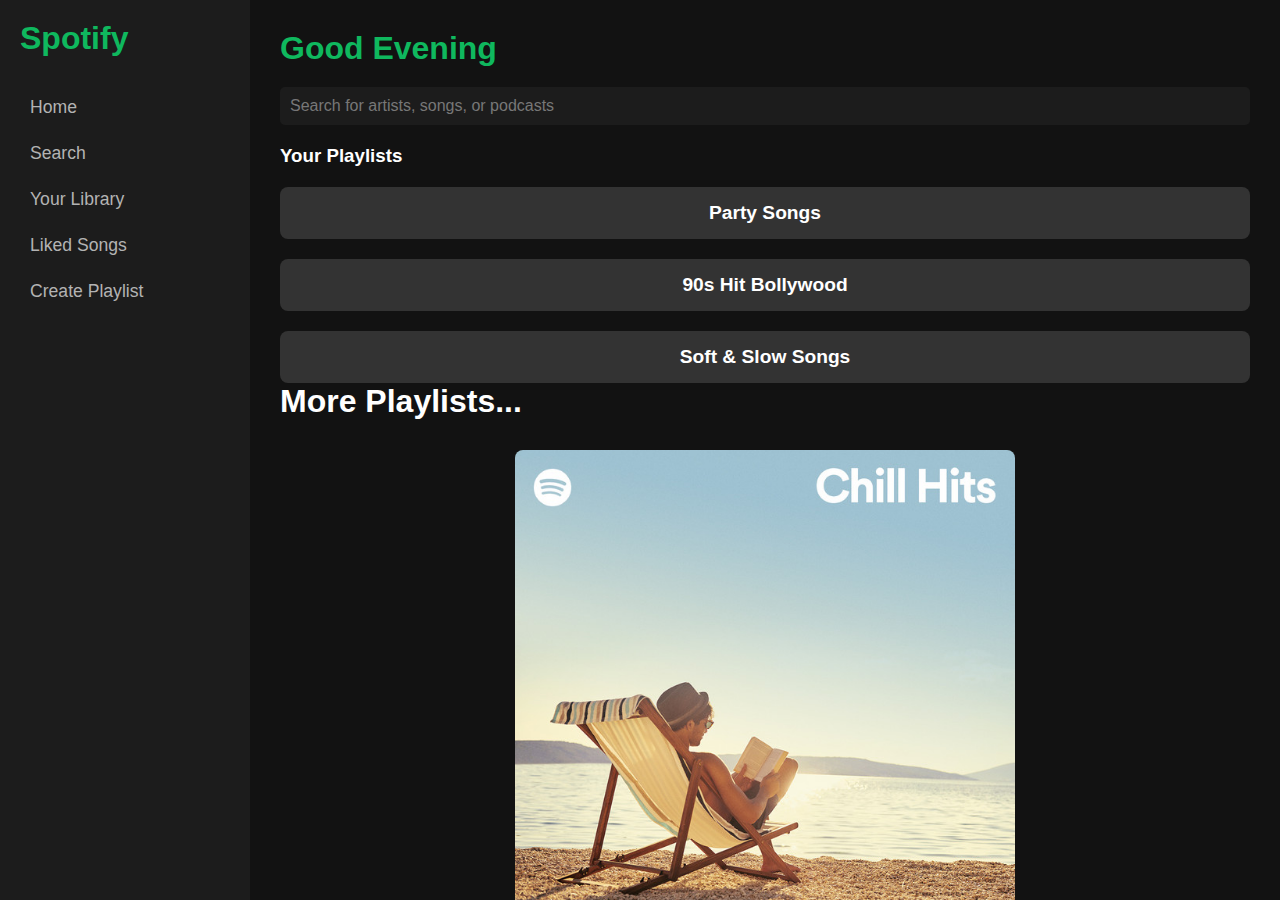
<file: index.html>
<!DOCTYPE html>
<html lang="en">
<head>
    <meta charset="UTF-8">
    <meta name="viewport" content="width=device-width, initial-scale=1.0">
    <title>Spotify Clone</title>
    <link rel="stylesheet" href="new.css">
</head>
<body>
    <div class="container">
        <nav class="sidebar">
            <h1>Spotify</h1>
            <ul>
                <li><a href="index.html">Home</a></li>
                <li><a href="search.html">Search</a></li>
                <li><a href="library.html">Your Library</a></li>
                <li><a href="liked-songs.html">Liked Songs</a></li>
                <li><a href="create-playlist.html">Create Playlist</a></li>
            </ul>
        </nav>
        <main class="main-content">
            <header>
                <h2>Good Evening</h2>
                <input type="text" placeholder="Search for artists, songs, or podcasts">
            </header>
            <section class="playlists">
                <h3>Your Playlists</h3>
                <div class="playlist-card">
                    <a href="https://open.spotify.com/playlist/4F9XjRMCeyxlmysK16V85W" target="_main">Party Songs</a>
                </div>
                <div class="playlist-card">
                    <a href="https://open.spotify.com/playlist/0Gd0yQzB6wttuaLlawHlYI" target="_main">90s Hit Bollywood</a>
                </div>
                <div class="playlist-card">
                    <a href="https://open.spotify.com/playlist/1rH7Ko7lEH7jcYbSQFh9sU" target="_main">Soft & Slow Songs</a>
                </div>
            </section>
            <h1>More Playlists...</h1>
            <div id="chill" class="image-card">
                <img src="Chill.jpg" alt="Chill Hits">
            </div>
            <div id="myid" class="image-card">
                <img src="Deep Focus.jpg" alt="Deep Focus">
            </div>
        </main>
    </div>
</body>
</html>
</file>
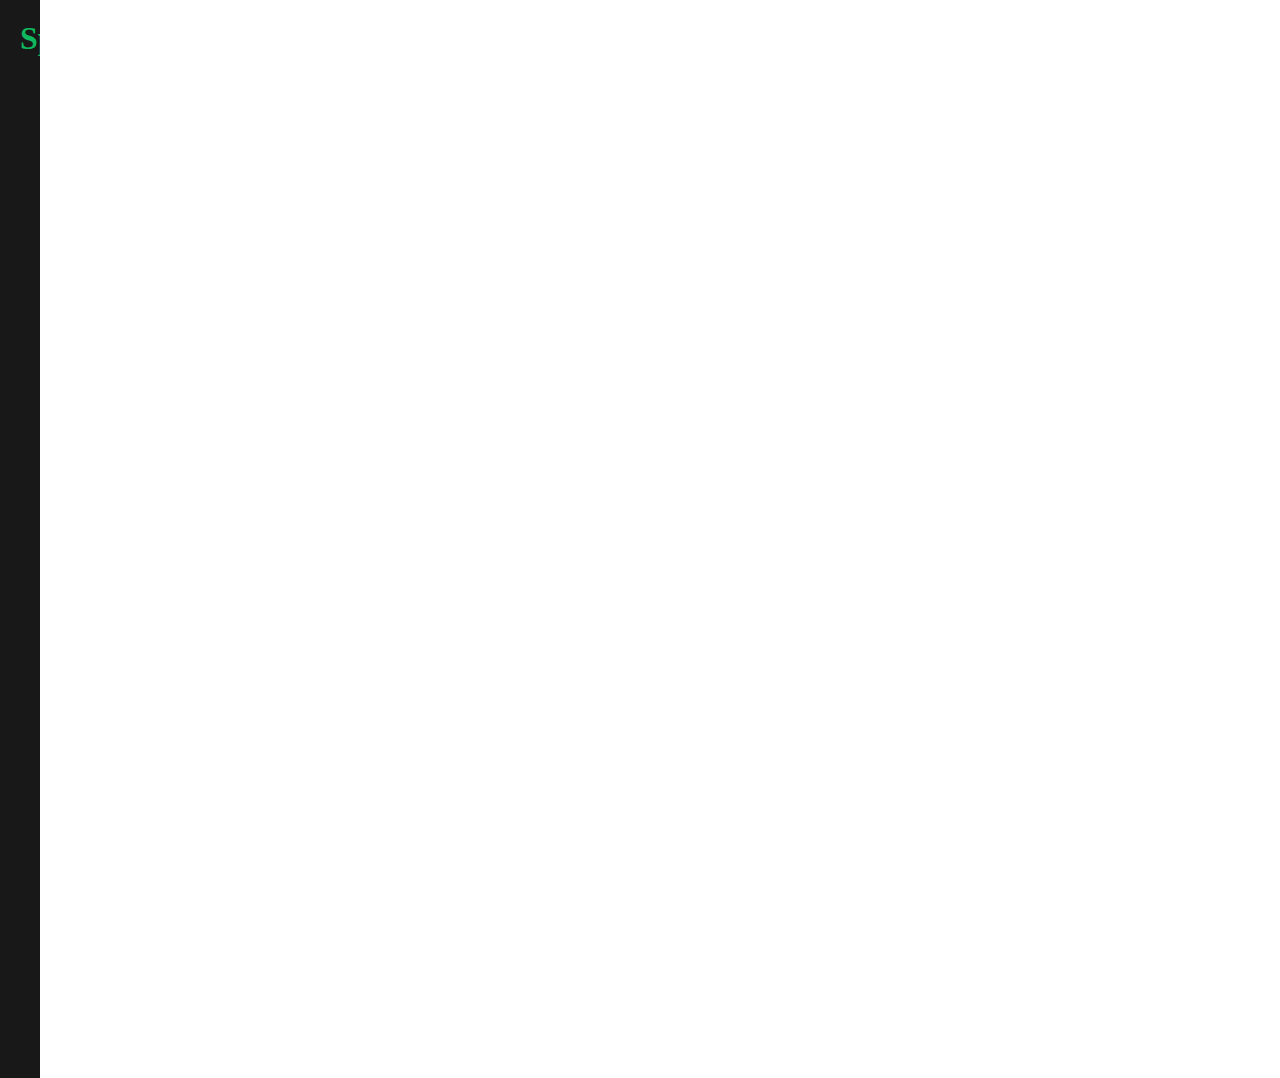
<file: library.html>
<!DOCTYPE html>
<html lang="en">
<head>
    <meta charset="UTF-8">
    <meta name="viewport" content="width=device-width, initial-scale=1.0">
    <meta http-equiv="X-UA-Compatible" content="ie=edge">
    <title>Spotify Clone - Library</title>
    <link rel="stylesheet" href="library.css">
</head>
<body>
    <div class="container">
        <div class="sidebar">
            <div class="logo">
                <h1 style="color: rgb(15, 184, 94);">Spotify</h1>
            </div>
            <nav>
                <ul>
                    <li><a href="index.html">Home</a></li>
                    <li><a href="search.html">Search</a></li>
                    <li><a href="library.html">Your Library</a></li>
                </ul>
            </nav>
        </div>

        <div class="main-content">
            <header>
                <h1>Your Library</h1>
                <button class="add-playlist">+ New Playlist</button>
            </header>

            <div class="library-sections">
                <section class="playlists">
                    <h2>Playlists</h2>
                    <div class="playlist">
                        <img src="workout.webp" alt="Playlist">
                        <p>Workout Vibes</p>
                    </div>
                    <div class="playlist">
                        <img src="chill_bits.jpg" alt="Playlist">
                        <p>Chill Beats</p>
                    </div>
                    <div class="playlist">
                        <img src="top_music.jpg" alt="Playlist">
                        <p>Top Hits</p>
                    </div>
                </section>

                <section class="albums">
                    <h2>Albums</h2>
                    <div class="album">
                        <img src="levitating.webp" alt="Album">
                        <p>Future Nostalgia</p>
                    </div>
                    <div class="album">
                        <img src="midnight.jpg" alt="Album">
                        <p>Midnights</p>
                    </div>
                    <div class="album">
                        <img src="after.jpg" alt="Album">
                        <p>After Hours</p>
                    </div>
                </section>

                <section class="liked-songs">
                    <h2>Liked Songs</h2>
                    <div class="song">
                        <p>Blinding Lights - The Weeknd</p>
                    </div>
                    <div class="song">
                        <p>Levitating - Dua Lipa</p>
                    </div>
                    <div class="song">
                        <p>Watermelon Sugar - Harry Styles</p>
                    </div>
                </section>
            </div>
        </div>
    </div>
</body>
</html>
</file>
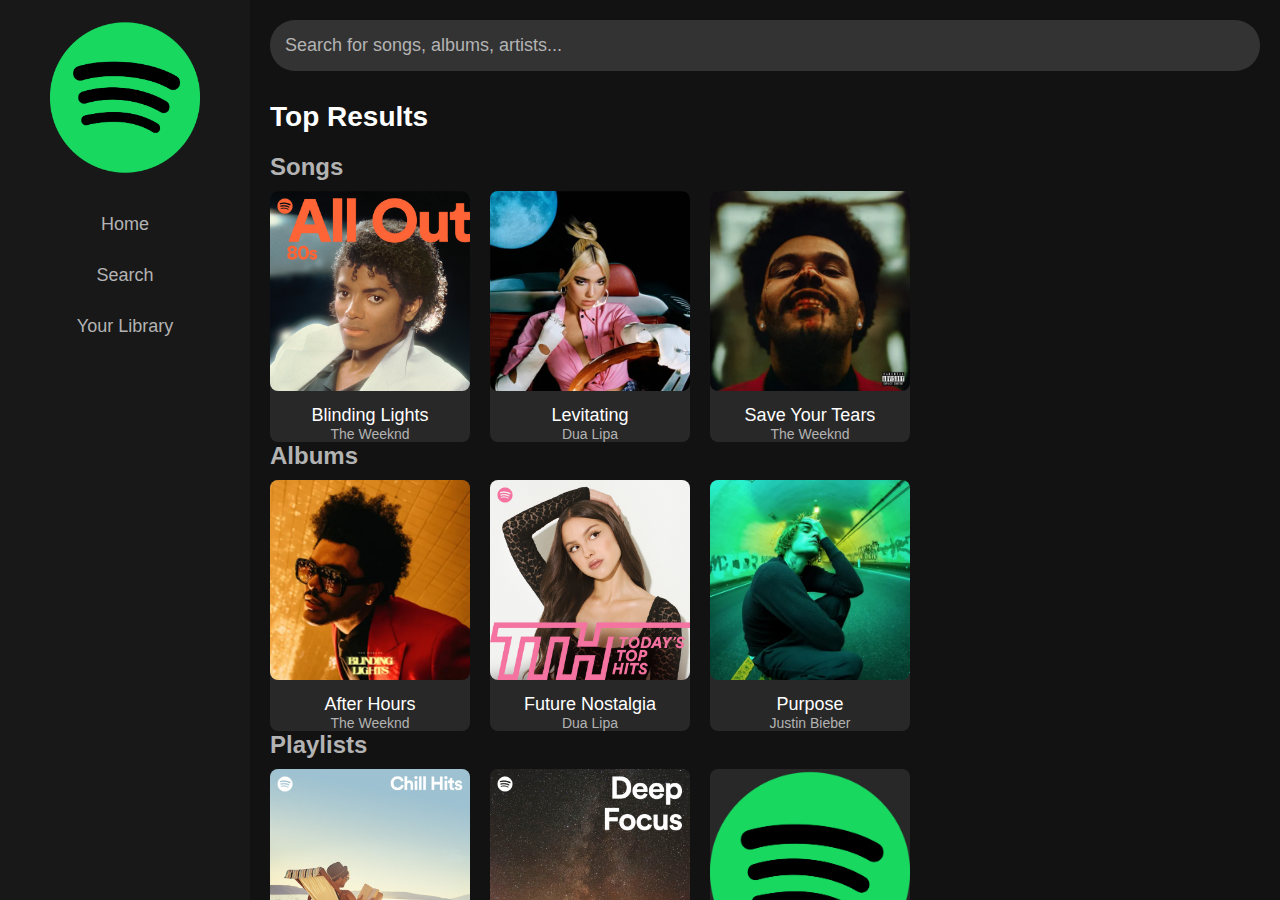
<file: search.html>
<!DOCTYPE html>
<html lang="en">
<head>
    <meta charset="UTF-8">
    <meta name="viewport" content="width=device-width, initial-scale=1.0">
    <title>Spotify Search</title>
    <link rel="stylesheet" href="styles1.css">
</head>
<body>
    <div class="container">
        <!-- Sidebar -->
        <div class="sidebar">
            <div class="sidebar-header">
                <img src="Spotify_favicon.png" alt="Spotify Logo" class="logo">
            </div>
            <nav class="sidebar-nav">
                <ul>
                    <li><a href="index.html">Home</a></li>
                    <li><a href="search.html">Search</a></li>
                    <li><a href="library.html">Your Library</a></li>
                </ul>
            </nav>
        </div>

        <!-- Main Content -->
        <div class="main-content">
            <!-- Search Bar -->
            <header class="search-header">
                <input type="text" placeholder="Search for songs, albums, artists..." class="search-input">
            </header>

            <!-- Search Results -->
            <section class="search-results">
                <h2>Top Results</h2>

                <!-- Songs Section -->
                <div class="section">
                    <h3>Songs</h3>
                    <div class="results-container">
                        <div class="card">
                            <img src="All Out 80s.jpg" alt="Song 1" class="card-img">
                            <div class="card-info">
                                <p class="card-title">Blinding Lights</p>
                                <p class="card-artist">The Weeknd</p>
                            </div>
                        </div>
                        <div class="card">
                            <img src="levitating.webp" alt="Song 2" class="card-img">
                            <div class="card-info">
                                <p class="card-title">Levitating</p>
                                <p class="card-artist">Dua Lipa</p>
                            </div>
                        </div>
                        <div class="card">
                            <img src="save_your_tears.webp" alt="Song 3" class="card-img">
                            <div class="card-info">
                                <p class="card-title">Save Your Tears</p>
                                <p class="card-artist">The Weeknd</p>
                            </div>
                        </div>
                    </div>
                </div>

                <!-- Albums Section -->
                <div class="section">
                    <h3>Albums</h3>
                    <div class="results-container">
                        <div class="card">
                            <img src="Blinding_Lights.webp" alt="Album 1" class="card-img">
                            <div class="card-info">
                                <p class="card-title">After Hours</p>
                                <p class="card-artist">The Weeknd</p>
                            </div>
                        </div>
                        <div class="card">
                            <img src="Today's Top Hits.jpg" alt="Album 2" class="card-img">
                            <div class="card-info">
                                <p class="card-title">Future Nostalgia</p>
                                <p class="card-artist">Dua Lipa</p>
                            </div>
                        </div>
                        <div class="card">
                            <img src="justin-bieber.webp" alt="Album 3" class="card-img">
                            <div class="card-info">
                                <p class="card-title">Purpose</p>
                                <p class="card-artist">Justin Bieber</p>
                            </div>
                        </div>
                    </div>
                </div>

                <!-- Playlists Section -->
                <div class="section">
                    <h3>Playlists</h3>
                    <div class="results-container">
                        <div class="card">
                            <img src="Chill.jpg" alt="Playlist 1" class="card-img">
                            <div class="card-info">
                                <p class="card-title">Chill Vibes</p>
                                <p class="card-artist">Spotify</p>
                            </div>
                        </div>
                        <div class="card">
                            <img src="Deep Focus.jpg" alt="Playlist 2" class="card-img">
                            <div class="card-info">
                                <p class="card-title">Pop Hits</p>
                                <p class="card-artist">Spotify</p>
                            </div>
                        </div>
                        <div class="card">
                            <img src="Spotify_favicon.png" alt="Playlist 3" class="card-img">
                            <div class="card-info">
                                <p class="card-title">Top 50</p>
                                <p class="card-artist">Spotify</p>
                            </div>
                        </div>
                    </div>
                </div>
            </section>
        </div>
    </div>
</body>
</html>
</file>
<file: library.css>
* {
    margin: 0;
    padding: 0;
    box-sizing: border-box;
}

.container {
    display: flex;
    min-height: 100vh;
}

.sidebar {
    width: 0;
    background-color: #181818;
    color: white;
    padding: 20px;
    overflow: hidden;
    animation: sidebarSlideIn 0.5s ease-out forwards;
}

.sidebar .logo img {
    width: 100%;
    max-width: 150px;
    display: block;
    margin-bottom: 20px;
    opacity: 0;
    transform: scale(0.8);
    animation: logoAnimation 0.6s ease-out forwards 0.3s;
}

@keyframes logoAnimation {
    0% {
        opacity: 0;
        transform: scale(0.8);
    }
    100% {
        opacity: 1;
        transform: scale(1);
    }
}

@keyframes sidebarSlideIn {
    0% {
        width: 0;
    }
    100% {
        width: 240px;
    }
}

.sidebar nav ul {
    list-style-type: none;
    margin-top: 20px;
}

.sidebar nav ul li {
    margin-bottom: 15px;
}

.sidebar nav ul li a {
    color: white;
    text-decoration: none;
    font-size: 16px;
    display: block;
    opacity: 0;
    transform: translateX(-20px);
    animation: navLinkAnimation 0.6s ease-out forwards;
    animation-delay: calc(0.3s + 0.1s * var(--i));
}

@keyframes navLinkAnimation {
    0% {
        opacity: 0;
        transform: translateX(-20px);
    }
    100% {
        opacity: 1;
        transform: translateX(0);
    }
}

.main-content {
    flex-grow: 1;
    padding: 20px;
    background-color: #121212;
    color: white;
    opacity: 0;
    animation: fadeInContent 0.5s ease-out forwards 0.6s;
}

@keyframes fadeInContent {
    0% {
        opacity: 0;
    }
    100% {
        opacity: 1;
    }
}

header {
    display: flex;
    justify-content: space-between;
    align-items: center;
    margin-bottom: 20px;
}

header h1 {
    font-size: 24px;
}

.add-playlist {
    padding: 8px 16px;
    font-size: 14px;
    background-color: #1db954;
    color: white;
    border: none;
    cursor: pointer;
    border-radius: 20px;
    transition: background-color 0.3s ease;
}

.add-playlist:hover {
    background-color: #1ed760;
}

.library-sections {
    display: grid;
    grid-template-columns: repeat(auto-fill, minmax(250px, 1fr));
    gap: 20px;
    opacity: 0;
    animation: fadeInContent 0.5s ease-out forwards 0.7s;
}

.playlists, .albums, .liked-songs {
    background-color: #282828;
    padding: 15px;
    border-radius: 8px;
    opacity: 0;
    animation: fadeInSection 0.5s ease-out forwards 0.8s;
}

@keyframes fadeInSection {
    0% {
        opacity: 0;
    }
    100% {
        opacity: 1;
    }
}

.playlists h2, .albums h2, .liked-songs h2 {
    font-size: 18px;
    margin-bottom: 10px;
}

.playlist, .album, .song {
    margin-bottom: 10px;
    opacity: 0;
    transform: scale(0.9);
    animation: fadeInScale 0.5s ease-out forwards;
}

@keyframes fadeInScale {
    0% {
        opacity: 0;
        transform: scale(0.9);
    }
    100% {
        opacity: 1;
        transform: scale(1);
    }
}

.playlist:nth-child(1), .album:nth-child(1) {
    animation-delay: 0.5s;
}
.playlist:nth-child(2), .album:nth-child(2) {
    animation-delay: 0.6s;
}
.playlist:nth-child(3), .album:nth-child(3) {
    animation-delay: 0.7s;
}

.playlist img, .album img {
    width: 100%;
    height: auto;
    border-radius: 8px;
}

.song p {
    font-size: 14px;
}

.sidebar nav ul li:nth-child(1) a {
    --i: 0;
}
.sidebar nav ul li:nth-child(2) a {
    --i: 1;
}
.sidebar nav ul li:nth-child(3) a {
    --i: 2;
}
.sidebar nav ul li:nth-child(4) a {
    --i: 3;
}
</file>
<file: styles1.css>
/* General Styles */
* {
    margin: 0;
    padding: 0;
    box-sizing: border-box;
}

body {
    font-family: 'Arial', sans-serif;
    background-color: #121212;
    color: #fff;
}

/* Layout for the entire page */
.container {
    display: flex;
    height: 100vh;
}

/* Sidebar */
.sidebar {
    width: 250px;
    background-color: #181818;
    padding: 20px;
    height: 100%;
}

.sidebar-header {
    text-align: center;
    margin-bottom: 20px;
}

.logo {
    width: 150px;
}

.sidebar-nav ul {
    list-style-type: none;
    padding: 0;
}

.sidebar-nav ul li {
    padding: 15px;
    font-size: 18px;
    text-align: center;
}

.sidebar-nav ul li a {
    text-decoration: none;
    color: #b3b3b3;
    display: block;
}

.sidebar-nav ul li a:hover {
    background-color: #333;
    color: #fff;
}

/* Main Content */
.main-content {
    width: calc(100% - 250px);
    padding: 20px;
    overflow-y: auto;
}

/* Search Header */
.search-header {
    margin-bottom: 30px;
}

.search-input {
    width: 100%;
    padding: 15px;
    background-color: #333;
    border: none;
    border-radius: 25px;
    font-size: 18px;
    color: #fff;
}

.search-input::placeholder {
    color: #b3b3b3;
}

/* Search Results */
.search-results h2 {
    font-size: 28px;
    margin-bottom: 20px;
}

.section h3 {
    font-size: 24px;
    margin-bottom: 10px;
    color: #b3b3b3;
}

.results-container {
    display: flex;
    gap: 20px;
    overflow-x: auto;
}

.card {
    background-color: #282828;
    border-radius: 8px;
    width: 200px;
    text-align: center;
    cursor: pointer;
    transition: background-color 0.3s;
}

.card:hover {
    background-color: #333;
}

.card-img {
    width: 100%;
    border-radius: 8px;
}

.card-info {
    margin-top: 10px;
}

.card-title {
    font-size: 18px;
    color: #fff;
}

.card-artist {
    font-size: 14px;
    color: #b3b3b3;
}
</file>
<file: new.css>
/* General Reset */
* {
    margin: 0;
    padding: 0;
    box-sizing: border-box;
}

body {
    font-family: 'Arial', sans-serif;
    background: #121212;
    color: #fff;
}

/* Container */
.container {
    display: flex;
    height: 100vh;
}

/* Sidebar */
.sidebar {
    width: 250px;
    background: #1c1c1c;
    padding: 20px;
    display: flex;
    flex-direction: column;
    align-items: flex-start;
}

.sidebar h1 {
    color: #0fb85e;
    font-size: 2rem;
    margin-bottom: 20px;
    font-weight: bold;
}

.sidebar ul {
    list-style-type: none;
    width: 100%;
}

.sidebar ul li {
    margin: 15px 0;
}

.sidebar ul li a {
    color: #b3b3b3;
    font-size: 1.1rem;
    text-decoration: none;
    display: block;
    padding: 5px 10px;
    border-radius: 5px;
}

.sidebar ul li a:hover {
    background: #0fb85e;
    color: #fff;
}

/* Main Content */
.main-content {
    flex: 1;
    padding: 30px;
    overflow-y: scroll;
}

header h2 {
    font-size: 2rem;
    color: #0fb85e;
    margin-bottom: 20px;
}

header input {
    width: 100%;
    padding: 10px;
    font-size: 1rem;
    border: none;
    background: #1c1c1c;
    color: #fff;
    border-radius: 5px;
}

header input::placeholder {
    color: #777;
}

/* Playlists Section - align playlist cards vertically */
.playlists {
    display: flex;
    flex-direction: column; /* This ensures the playlist cards align vertically */
    gap: 20px; /* Adds space between the cards */
    margin-top: 20px;
}

.playlist-card {
    background: #333;
    padding: 15px;
    border-radius: 8px;
    width: 100%; /* Make the cards take the full width of their container */
    text-align: center;
    transition: all 0.3s ease;
}

.playlist-card a {
    color: #fff;
    font-size: 1.2rem;
    text-decoration: none;
    font-weight: bold;
    transition: color 0.3s ease;
}

.playlist-card a:hover {
    color: #0fb85e;
}

.playlist-card:hover {
    transform: translateY(-5px);
    box-shadow: 0 10px 20px rgba(0, 0, 0, 0.5);
}

/* Image Cards */
.image-card {
    margin-top: 30px;
    text-align: center;
}

.image-card img {
    width: 100%;
    max-width: 500px;
    border-radius: 8px;
    transition: transform 0.3s ease;
}

.image-card img:hover {
    transform: scale(1.05);
}

/* Responsive Styles */
@media (max-width: 768px) {
    .sidebar {
        width: 200px;
    }

    .playlists {
        flex-direction: column;
    }

    .playlist-card {
        width: 100%;
    }
}

@media (max-width: 480px) {
    .sidebar {
        width: 100%;
        height: auto;
    }

    .main-content {
        padding: 20px;
    }

    header h2 {
        font-size: 1.5rem;
    }

    header input {
        font-size: 1rem;
    }
}
</file>
